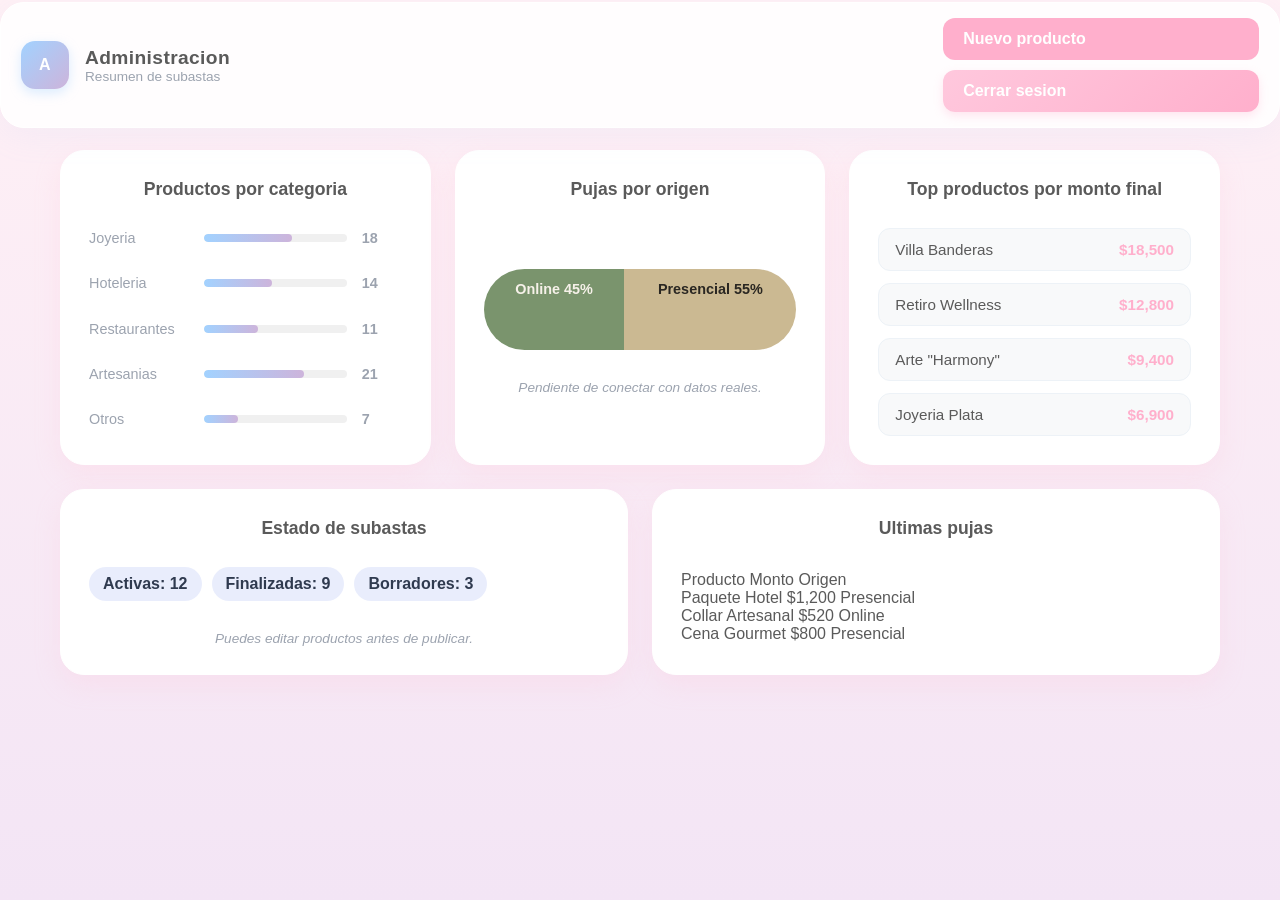
<file: admin/dashboard.html>
<!DOCTYPE html>
<html lang="es">
<head>
    <meta charset="utf-8" />
    <meta content="width=device-width, initial-scale=1.0" name="viewport" />
    <title>Administracion - Dashboard</title>
    <link rel="preconnect" href="https://fonts.googleapis.com" />
    <link rel="preconnect" href="https://fonts.gstatic.com" crossorigin />
    <link href="https://fonts.googleapis.com/css2?family=Fraunces:wght@400;600;700&family=Space+Grotesk:wght@400;500;600;700&display=swap" rel="stylesheet" />
    <link href="../css/style.css" rel="stylesheet" />
    <link href="../css/dashboard.css" rel="stylesheet" />
</head>
<body class="auth-page">
    <header class="dash-header">
        <div class="dash-title">
            <div class="brand-mark">A</div>
            <div>
                <div class="brand-name">Administracion</div>
                <div class="brand-tag">Resumen de subastas</div>
            </div>
        </div>
        <div class="dash-actions">
            <a class="btn ghost" href="../php/panel.php">Nuevo producto</a>
            <a class="btn" href="../php/logout.php">Cerrar sesion</a>
        </div>
    </header>

    <main class="dashboard">
        <section class="dash-grid">
            <article class="card">
                <div class="card-title">Productos por categoria</div>
                <div class="chart">
                    <div class="bar-row">
                        <span>Joyeria</span>
                        <div class="bar-track"><div class="bar" style="width: 62%"></div></div>
                        <strong>18</strong>
                    </div>
                    <div class="bar-row">
                        <span>Hoteleria</span>
                        <div class="bar-track"><div class="bar" style="width: 48%"></div></div>
                        <strong>14</strong>
                    </div>
                    <div class="bar-row">
                        <span>Restaurantes</span>
                        <div class="bar-track"><div class="bar" style="width: 38%"></div></div>
                        <strong>11</strong>
                    </div>
                    <div class="bar-row">
                        <span>Artesanias</span>
                        <div class="bar-track"><div class="bar" style="width: 70%"></div></div>
                        <strong>21</strong>
                    </div>
                    <div class="bar-row">
                        <span>Otros</span>
                        <div class="bar-track"><div class="bar" style="width: 24%"></div></div>
                        <strong>7</strong>
                    </div>
                </div>
            </article>

            <article class="card">
                <div class="card-title">Pujas por origen</div>
                <div class="split-bar">
                    <div class="split online">Online 45%</div>
                    <div class="split onsite">Presencial 55%</div>
                </div>
                <div class="note">Pendiente de conectar con datos reales.</div>
            </article>

            <article class="card">
                <div class="card-title">Top productos por monto final</div>
                <ol class="ranked">
                    <li><span>Villa Banderas</span><strong>$18,500</strong></li>
                    <li><span>Retiro Wellness</span><strong>$12,800</strong></li>
                    <li><span>Arte "Harmony"</span><strong>$9,400</strong></li>
                    <li><span>Joyeria Plata</span><strong>$6,900</strong></li>
                </ol>
            </article>
        </section>

        <section class="dash-grid">
            <article class="card">
                <div class="card-title">Estado de subastas</div>
                <div class="pill-row">
                    <span class="pill">Activas: 12</span>
                    <span class="pill">Finalizadas: 9</span>
                    <span class="pill">Borradores: 3</span>
                </div>
                <div class="note">Puedes editar productos antes de publicar.</div>
            </article>

            <article class="card">
                <div class="card-title">Ultimas pujas</div>
                <div class="table">
                    <div class="row head">
                        <span>Producto</span>
                        <span>Monto</span>
                        <span>Origen</span>
                    </div>
                    <div class="row">
                        <span>Paquete Hotel</span>
                        <span>$1,200</span>
                        <span>Presencial</span>
                    </div>
                    <div class="row">
                        <span>Collar Artesanal</span>
                        <span>$520</span>
                        <span>Online</span>
                    </div>
                    <div class="row">
                        <span>Cena Gourmet</span>
                        <span>$800</span>
                        <span>Presencial</span>
                    </div>
                </div>
            </article>
        </section>
    </main>
</body>
</html>
</file>
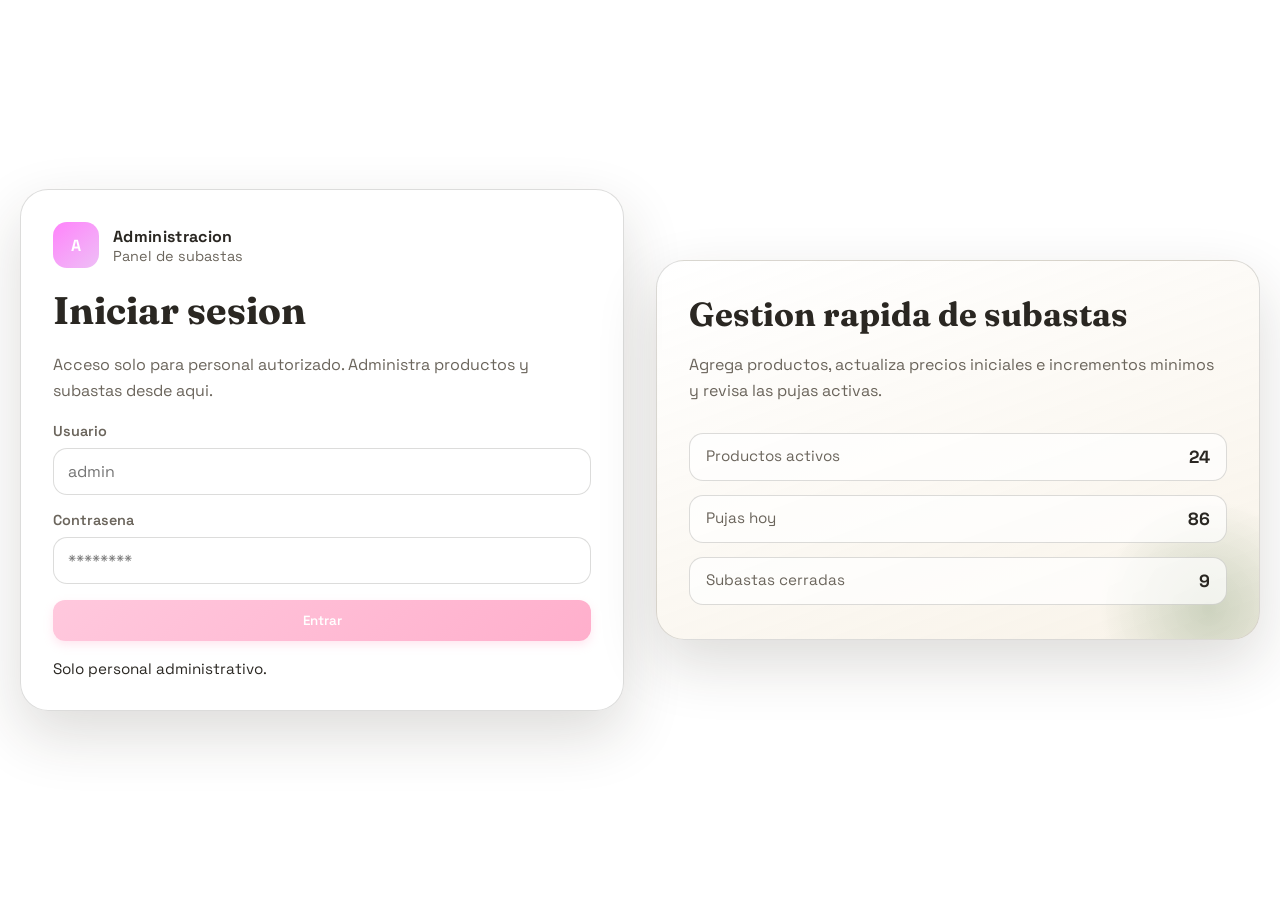
<file: admin/login.html>
<!DOCTYPE html>
<html lang="es">
<head>
    <meta charset="utf-8" />
    <meta content="width=device-width, initial-scale=1.0" name="viewport" />
    <title>Administracion - Iniciar sesion</title>
    <link rel="preconnect" href="https://fonts.googleapis.com" />
    <link rel="preconnect" href="https://fonts.gstatic.com" crossorigin />
    <link href="https://fonts.googleapis.com/css2?family=Fraunces:wght@400;600;700&family=Space+Grotesk:wght@400;500;600;700&display=swap" rel="stylesheet" />
    <link href="../css/style.css" rel="stylesheet" />
</head>
<body class="auth-page">
    <main class="auth">
        <section class="auth-card">
            <div class="auth-brand">
                <div class="brand-mark">A</div>
                <div>
                    <div class="brand-name">Administracion</div>
                    <div class="brand-tag">Panel de subastas</div>
                </div>
            </div>
            <h1>Iniciar sesion</h1>
            <p class="lead">Acceso solo para personal autorizado. Administra productos y subastas desde aqui.</p>
            <form class="auth-form" action="../php/login.php" method="post">
                <label class="field">
                    <span>Usuario</span>
                    <input name="usuario" type="text" required autocomplete="username" placeholder="admin" />
                </label>
                <label class="field">
                    <span>Contrasena</span>
                    <input name="contrasena" type="password" required autocomplete="current-password" placeholder="********" />
                </label>
                <button class="btn" type="submit">Entrar</button>
            </form>
            <div class="switch">Solo personal administrativo.</div>
        </section>
        <aside class="auth-panel">
            <div class="panel-content">
                <h2>Gestion rapida de subastas</h2>
                <p>Agrega productos, actualiza precios iniciales e incrementos minimos y revisa las pujas activas.</p>
                <div class="panel-stats">
                    <div>
                        <span>Productos activos</span>
                        <strong>24</strong>
                    </div>
                    <div>
                        <span>Pujas hoy</span>
                        <strong>86</strong>
                    </div>
                    <div>
                        <span>Subastas cerradas</span>
                        <strong>9</strong>
                    </div>
                </div>
            </div>
        </aside>
    </main>
</body>
</html>
</file>
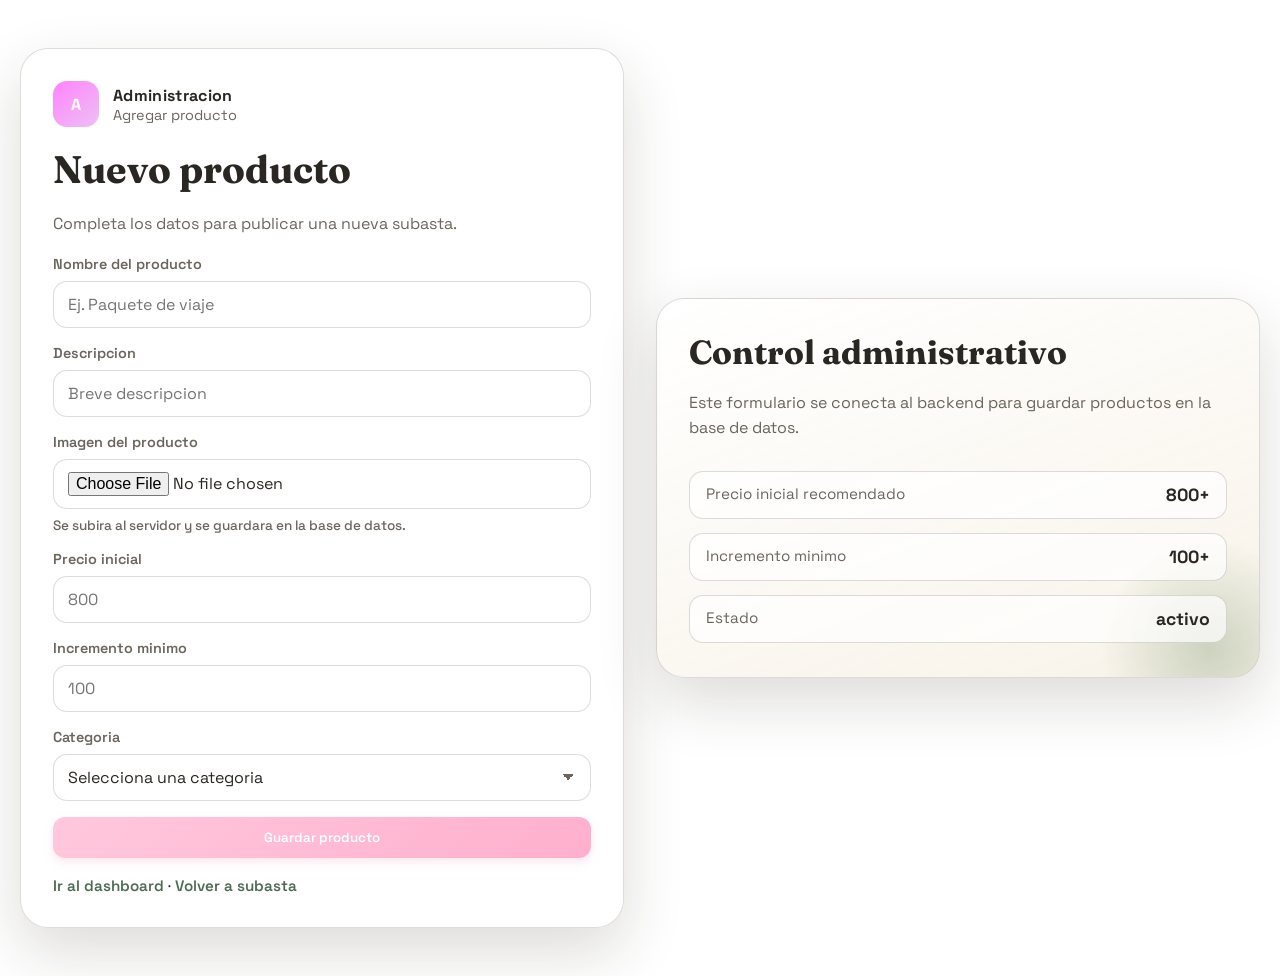
<file: admin/panel.html>
<!DOCTYPE html>
<html lang="es">
<head>
    <meta charset="utf-8" />
    <meta content="width=device-width, initial-scale=1.0" name="viewport" />
    <title>Administracion - Agregar producto</title>
    <link rel="preconnect" href="https://fonts.googleapis.com" />
    <link rel="preconnect" href="https://fonts.gstatic.com" crossorigin />
    <link href="https://fonts.googleapis.com/css2?family=Fraunces:wght@400;600;700&family=Space+Grotesk:wght@400;500;600;700&display=swap" rel="stylesheet" />
    <link href="../css/style.css" rel="stylesheet" />
</head>
<body class="auth-page">
    <main class="auth">
        <section class="auth-card">
            <div class="auth-brand">
                <div class="brand-mark">A</div>
                <div>
                    <div class="brand-name">Administracion</div>
                    <div class="brand-tag">Agregar producto</div>
                </div>
            </div>
            <h1>Nuevo producto</h1>
            <p class="lead">Completa los datos para publicar una nueva subasta.</p>
            <form class="auth-form" action="../php/guardar_producto.php" method="post" enctype="multipart/form-data">
                <label class="field">
                    <span>Nombre del producto</span>
                    <input name="nombre" type="text" required placeholder="Ej. Paquete de viaje" />
                </label>
                <label class="field">
                    <span>Descripcion</span>
                    <input name="descripcion" type="text" required placeholder="Breve descripcion" />
                </label>
                <label class="field">
                    <span>Imagen del producto</span>
                    <input name="imagen" type="file" accept="image/*" required />
                    <small class="field-hint">Se subira al servidor y se guardara en la base de datos.</small>
                </label>
                <label class="field">
                    <span>Precio inicial</span>
                    <input name="precio_inicial" type="number" min="0" step="0.01" required placeholder="800" />
                </label>
                <label class="field">
                    <span>Incremento minimo</span>
                    <input name="incremento_minimo" type="number" min="1" step="1" required placeholder="100" />
                </label>
                <label class="field">
                    <span>Categoria</span>
                    <select name="categoria" required>
                        <option value="" disabled selected>Selecciona una categoria</option>
                        <option value="joyeria">Joyeria</option>
                        <option value="hoteleria">Hoteleria</option>
                        <option value="restaurantes">Restaurantes</option>
                        <option value="artesanias">Artesanias</option>
                        <option value="otros">Otros</option>
                    </select>
                </label>
                <button class="btn" type="submit">Guardar producto</button>
            </form>
            <div class="switch">
                <a class="link" href="../php/dashboard.php">Ir al dashboard</a>
                <span>·</span>
                <a class="link" href="../html/subasta.html">Volver a subasta</a>
            </div>
        </section>
        <aside class="auth-panel">
            <div class="panel-content">
                <h2>Control administrativo</h2>
                <p>Este formulario se conecta al backend para guardar productos en la base de datos.</p>
                <div class="panel-stats">
                    <div>
                        <span>Precio inicial recomendado</span>
                        <strong>800+</strong>
                    </div>
                    <div>
                        <span>Incremento minimo</span>
                        <strong>100+</strong>
                    </div>
                    <div>
                        <span>Estado</span>
                        <strong>activo</strong>
                    </div>
                </div>
            </div>
        </aside>
    </main>
</body>
</html>
</file>
<file: css/style.css>
:root {
    --bg: #f4efe5;
    --bg-soft: #fdf7ef;
    --ink: #2a2722;
    --muted: #6b655c;
    --accent: #7a946d;
    --accent-2: #cbb992;
    --line: rgba(42, 39, 34, 0.16);
    --shadow: 0 24px 60px rgba(41, 35, 26, 0.16);
        --pastel-pink: #ffc8dd;
    --pastel-pink-dark: #ffafcc;
    --pastel-blue: #a2d2ff;
    --pastel-blue-dark: #8ecae6;
    --pastel-purple: #cdb4db;
    
}

* {
    box-sizing: border-box;
    margin: 0;
    padding: 0;
}

body {
    font-family: "Space Grotesk", system-ui, -apple-system, "Segoe UI", sans-serif;
    background: #ffffff;
    color: var(--ink);
    min-height: 100vh;
}

.auth-page {
    display: block;
}

img {
    max-width: 100%;
    display: block;
}

button,
input,
select,
textarea {
    font-family: inherit;
}

a {
    color: inherit;
    text-decoration: none;
}

.toast-pink {
    background: #ff5c8a;
    color: #fff;
    border: none;
}

.toast-pink .toast-header {
    background: #ff5c8a;
    color: #fff;
    border-bottom: 1px solid rgba(255, 255, 255, 0.25);
}

.toast-pink .toast-body {
    color: #fff;
}

.toast-pink .btn-close {
    filter: invert(1);
}

.auth {
    min-height: 100vh;
    display: grid;
    grid-template-columns: repeat(auto-fit, minmax(300px, 1fr));
    gap: 32px;
    padding: 48px 20px;
    align-items: center;
    max-width: 1280px;
    margin: 0 auto;
}

.login-page .auth {
    grid-template-columns: 1fr;
    max-width: 520px;
}

.admin-layout {
    grid-template-columns: minmax(280px, 0.8fr) minmax(360px, 1fr) minmax(320px, 0.9fr);
    align-items: start;
    max-width: 100%;
    width: 100%;
    padding-left: 56px;
    padding-right: 56px;
}

.products-page .admin-layout {
    grid-template-columns: minmax(420px, 1fr) minmax(360px, 0.8fr);
    align-items: start;
    gap: 32px;
}

.products-page .admin-products {
    grid-column: 1 / -1;
}

.panel-page .admin-layout {
    grid-template-columns: minmax(360px, 1fr) minmax(320px, 0.9fr);
    align-items: start;
}

.panel-page .auth-card {
    grid-column: 1 / -1;
}

.currency-bar {
    grid-column: 1 / -1;
    display: flex;
    justify-content: flex-end;
    align-items: center;
    gap: 12px;
}

.panel-actions {
    grid-column: 1 / -1;
    display: flex;
    justify-content: flex-end;
    gap: 16px;
    flex-wrap: wrap;
}

.modal-dialog {
    margin-top: 80px;
}

.panel-actions .btn.btn-compact {
    padding: 6px 14px;
    font-size: 0.85rem;
}

.currency-label {
    font-weight: 600;
    color: var(--muted);
}

.currency-bar select {
    border-radius: 999px;
    border: 1px solid var(--line);
    padding: 8px 36px 8px 14px;
    background: white;
    font-family: inherit;
    font-weight: 600;
    cursor: pointer;
}

.auth-card {    
    background: rgba(255, 255, 255, 0.78);
    border: 1px solid var(--line);
    border-radius: 28px;
    padding: 32px;
    box-shadow: var(--shadow);
    display: grid;
    gap: 18px;
    backdrop-filter: blur(12px);
}

.auth-brand {
    display: flex;
    align-items: center;
    gap: 14px;
}

.brand-mark {
    width: 46px;
    height: 46px;
    border-radius: 14px;
background: linear-gradient(140deg, #ff83fb, #eebff6);
    display: grid;
    place-items: center;
    color: white;
    font-weight: 800;
    letter-spacing: 0.02em;
}

.brand-name {
    font-weight: 700;
    letter-spacing: 0.02em;
}

.brand-tag {
    color: var(--muted);
    font-size: 0.9rem;
}

h1 {
    font-family: "Fraunces", serif;
    font-size: clamp(2rem, 3vw, 2.8rem);
}

.lead {
    color: var(--muted);
    line-height: 1.6;
}

.auth-form {
    display: grid;
    gap: 16px;
}

.field {
    display: grid;
    gap: 8px;
    font-weight: 600;
}

.field span {
    font-size: 0.9rem;
    color: var(--muted);
}

.field input {
    border-radius: 14px;
    border: 1px solid var(--line);
    padding: 12px 14px;
    background: white;
    font-family: inherit;
    font-size: 1rem;
    color: var(--ink);
    width: 100%;
}

.field select,
.field input[type="file"] {
 border-radius: 14px;
    border: 1px solid var(--line);
    padding: 12px 14px;
    background: #ffffff;
    font-family: inherit;
    font-size: 1rem;
    color: var(--ink);
    width: 100%;
}

.field select {
    appearance: none;
    background-image: linear-gradient(45deg, transparent 50%, var(--muted) 50%),
        linear-gradient(135deg, var(--muted) 50%, transparent 50%);
    background-position: calc(100% - 22px) 50%, calc(100% - 16px) 50%;
    background-size: 6px 6px, 6px 6px;
    background-repeat: no-repeat;
    cursor: pointer;
}

.field select:disabled {
    cursor: not-allowed;
    opacity: 0.7;
}

.field input:focus {
    outline: 2px solid rgba(122, 148, 109, 0.35);
    border-color: rgba(122, 148, 109, 0.6);
}

.field select:focus,
.field input[type="file"]:focus {
    outline: 2px solid rgba(122, 148, 109, 0.35);
    border-color: rgba(122, 148, 109, 0.6);
}

.field-hint {
    font-size: 0.85rem;
    color: var(--muted);
    font-weight: 500;
}

.form-row {
    display: flex;
    justify-content: space-between;
    align-items: center;
    gap: 12px;
    font-size: 0.9rem;
}

.checkbox {
    display: flex;
    align-items: center;
    gap: 8px;
    color: var(--muted);
}

.checkbox input {
    accent-color: var(--accent);
}

.btn {
    border-radius: 12px;
    padding: 12px 20px;
    border: none;
    background: linear-gradient(135deg, var(--pastel-pink), var(--pastel-pink-dark));
    color: #ffffff;
    font-weight: 600;
    cursor: pointer;
    transition: all 0.3s ease;
    width: 100%;
    box-shadow: 0 4px 10px rgba(255, 175, 204, 0.3);
}

.btn-preview-mobile {
    display: none;
    margin-top: 10px;
    background: var(--pastel-blue);
}

.btn-preview-mobile:hover {
    background: var(--pastel-blue-dark);
    box-shadow: 0 8px 16px rgba(162, 210, 255, 0.4);
}

.btn.btn-compact {
    padding: 8px 16px;
    font-size: 0.9rem;
    width: auto;
}

.btn:hover {
    background: linear-gradient(135deg, var(--pastel-blue), var(--pastel-blue-dark));
    transform: translateY(-2px);
    box-shadow: 0 8px 16px rgba(162, 210, 255, 0.4);
    color: #ffffff;
}

.link {
    color: #4d6a52;
    font-weight: 600;
}

.switch {
   
    font-size: 0.95rem;
    background: rgb(255, 255, 255);

}

.admin-switch {
    grid-column: 2 / 4;
    margin-top: 4px;
}

.admin-products .table-wrap {
    max-height: 68vh;
    overflow-y: auto;
}

.auth-panel {
    background: linear-gradient(160deg, rgba(255, 255, 255, 0.78), rgba(248, 242, 231, 0.92));
    border: 1px solid var(--line);
    border-radius: 28px;
    padding: 32px;
    min-height: 380px;
    position: relative;
    overflow: hidden;
    box-shadow: var(--shadow);
}

.auth-panel::after {
    content: "";
    position: absolute;
    width: 220px;
    height: 220px;
    right: -60px;
    bottom: -80px;
    background: radial-gradient(circle, rgba(122, 148, 109, 0.35), transparent 70%);
}

.panel-content {
    display: grid;
    gap: 18px;
    position: relative;
    z-index: 1;
}

.auth-panel h2 {
    font-family: "Fraunces", serif;
    font-size: clamp(1.8rem, 2.6vw, 2.4rem);
}

.auth-panel p {
    color: var(--muted);
    line-height: 1.6;
}

.admin-list {
    margin-top: 24px;
    display: grid;
    gap: 12px;
}

.section-title {
    font-family: "Fraunces", serif;
    font-size: 1.4rem;
}

.section-header {
    display: flex;
    flex-wrap: wrap;
    align-items: center;
    justify-content: space-between;
    gap: 12px;
    margin-bottom: 12px;
}

.table-wrap {
    overflow-x: auto;
}

.admin-table {
    width: 100%;
    border-collapse: separate;
    border-spacing: 0 10px;
    font-size: 0.95rem;
    table-layout: fixed;
}

.admin-table th,
.admin-table td {
    text-align: left;
    padding: 12px 14px;
    border-bottom: none;
    vertical-align: middle;
}

.admin-table td {
    white-space: normal;
    line-height: 1.4;
}

.admin-table thead th {
    color: #000000;
    font-weight: 700;
    font-size: 0.85rem;
    letter-spacing: 0.02em;
    text-transform: uppercase;
    position: sticky;
    top: 0;
    background: #ffffff;
    z-index: 1;
}

.admin-table tbody tr {
    box-shadow: 0 8px 18px rgba(28, 28, 28, 0.08);
}

.admin-table tbody td {
    background: #ffffff;
    border-top: 1px solid var(--line);
    border-bottom: 1px solid var(--line);
}

.admin-table tbody td:first-child {
    border-left: 1px solid var(--line);
    border-top-left-radius: 16px;
    border-bottom-left-radius: 16px;
}

.admin-table tbody td:last-child {
    border-right: 1px solid var(--line);
    border-top-right-radius: 16px;
    border-bottom-right-radius: 16px;
}

@media (min-width: 901px) {
    .admin-table {
        min-width: 980px;
    }
}

.admin-table tbody tr:hover td {
    background: #fdf8f2;
}

.thumb {
    width: 52px;
    height: 52px;
    border-radius: 12px;
    object-fit: cover;
    border: 1px solid var(--line);
}

.status-tag {
    display: inline-flex;
    align-items: center;
    padding: 6px 10px;
    border-radius: 999px;
    background: rgba(122, 148, 109, 0.15);
    font-weight: 600;
    font-size: 0.85rem;
}

.btn.btn-small {
    width: auto;
    padding: 8px 14px;
    font-size: 0.85rem;
}

.btn.btn-outline {
    background: transparent;
    color: var(--ink);
    border-color: var(--line);
}

.action-row {
    display: flex;
    flex-wrap: wrap;
    gap: 8px;
}

.winner {
    display: grid;
    gap: 4px;
    font-size: 0.85rem;
}

.winner-name {
    font-weight: 700;
}

.winner-meta {
    color: var(--muted);
    font-size: 0.8rem;
}

.winner-amount {
    color: var(--ink);
    font-weight: 700;
}

.currency-stack {
    display: grid;
    gap: 4px;
    font-size: 0.85rem;
    color: var(--muted);
}

.currency-line {
    white-space: nowrap;
}

.history-changes {
    display: grid;
    gap: 6px;
    font-size: 0.85rem;
    color: var(--muted);
}

.history-changes strong {
    color: var(--ink);
    font-weight: 600;
    margin-right: 6px;
}

.history-filters {
    display: grid;
    grid-template-columns: repeat(auto-fit, minmax(200px, 1fr));
    gap: 14px;
    margin: 10px 0 18px;
    align-items: end;
}

.history-actions {
    display: flex;
    gap: 10px;
    flex-wrap: wrap;
}

.panel-stats {
    display: grid;
    gap: 14px;
    margin-top: 12px;
}

.panel-stats div {
    display: flex;
    justify-content: space-between;
    padding: 12px 16px;
    border-radius: 14px;
    background: rgba(255, 255, 255, 0.7);
    border: 1px solid var(--line);
    color: var(--muted);
    font-size: 0.95rem;
    gap: 12px;
}

.panel-stats strong {
    color: var(--ink);
    font-size: 1.1rem;
}

@media (max-width: 720px) {
    .auth {
        padding: 32px 16px 48px;
    }

    .auth-card,
    .auth-panel {
        padding: 24px;
    }

    .form-row {
        flex-direction: column;
        align-items: flex-start;
    }

    .auth-panel {
        order: -1;
    }

    .admin-layout {
        grid-template-columns: 1fr;
        padding-left: 16px;
        padding-right: 16px;
    }

    .admin-switch {
        grid-column: auto;
    }
}

@media (max-width: 1024px) {
    .admin-layout {
        grid-template-columns: repeat(2, minmax(280px, 1fr));
        padding-left: 32px;
        padding-right: 32px;
    }

    .products-page .admin-layout {
        background: rgb(255, 255, 255);
    }

    .panel-page .admin-layout {
        grid-template-columns: 1fr;
    }
}

@media (max-width: 900px) {
    .admin-layout {
        grid-template-columns: 1fr;
    }

    .product-preview-wrapper {
        display: none;
    }
    .btn-preview-mobile {
        display: block;
    }
    .admin-table {
        min-width: auto;
        table-layout: auto;
    }
    .admin-table th,
    .admin-table td {
        font-size: 0.85rem;
        white-space: normal;
        padding: 10px 8px;
    }

    .thumb {
        width: 44px;
        height: 44px;
    }
}

@media (max-width: 768px) {
    .admin-table {
        font-size: 0.75rem;
    }
    .admin-table th,
    .admin-table td {
        font-size: 0.75rem;
        padding: 8px 6px;
    }

    .admin-table tbody tr {
        box-shadow: 0 4px 10px rgba(28, 28, 28, 0.05);
    }

    .admin-table tbody td:first-child {
        border-top-left-radius: 12px;
        border-bottom-left-radius: 12px;
    }

    .admin-table tbody td:last-child {
        border-top-right-radius: 12px;
        border-bottom-right-radius: 12px;
    }

    .thumb {
        width: 36px;
        height: 36px;
    }

    .btn-small {
        padding: 6px 10px;
        font-size: 0.75rem;
    }

    .action-row {
        gap: 4px;
    }
}

@media (max-width: 600px) {
    .currency-bar {
        flex-direction: column;
        align-items: flex-start;
        gap: 8px;
    }

    .auth-card,
    .auth-panel {
        padding: 20px;
    }

    .admin-table {
        font-size: 0.65rem;
        min-width: auto;
        table-layout: auto;
        border-spacing: 0 6px;
    }
    .admin-table th,
    .admin-table td {
        font-size: 0.65rem;
        padding: 6px 4px;
        word-break: break-word;
    }

    .admin-table thead th {
        font-size: 0.60rem;
    }

    .admin-table tbody tr {
        box-shadow: 0 2px 6px rgba(28, 28, 28, 0.04);
    }

    .admin-table tbody td:first-child {
        border-top-left-radius: 8px;
        border-bottom-left-radius: 8px;
    }

    .admin-table tbody td:last-child {
        border-top-right-radius: 8px;
        border-bottom-right-radius: 8px;
    }

    .thumb {
        width: 32px;
        height: 32px;
    }

    .history-changes {
        font-size: 0.55rem;
    }

    .btn-compact {
        font-size: 0.70rem;
        padding: 6px 8px;
    }

    .btn-small {
        padding: 5px 8px;
        font-size: 0.65rem;
    }

    .action-row {
        gap: 3px;
    }
}

@media (max-width: 480px) {
    .admin-table {
        font-size: 0.60rem;
        border-spacing: 0 4px;
    }
    .admin-table th,
    .admin-table td {
        font-size: 0.60rem;
        padding: 4px 3px;
    }

    .admin-table thead th {
        font-size: 0.55rem;
    }

    .admin-table tbody tr {
        box-shadow: 0 1px 3px rgba(28, 28, 28, 0.03);
    }

    .admin-table tbody td:first-child {
        border-top-left-radius: 6px;
        border-bottom-left-radius: 6px;
    }

    .admin-table tbody td:last-child {
        border-top-right-radius: 6px;
        border-bottom-right-radius: 6px;
    }

    .thumb {
        width: 28px;
        height: 28px;
    }

    .btn-compact {
        font-size: 0.65rem;
        padding: 5px 6px;
    }

    .btn-small {
        padding: 4px 6px;
        font-size: 0.60rem;
    }

    .action-row {
        gap: 2px;
    }

    .auth-card,
    .auth-panel {
        padding: 16px;
    }
}

/* Preview Styles mimicking producto.php */
.product-preview-wrapper {
    position: sticky;
    top: 20px;
    display: grid;
    gap: 16px;
}

.preview-title {
    font-family: "Fraunces", serif;
    font-size: 1.4rem;
    color: var(--ink);
}

.preview-card {
    background: #ffffff;
    border-radius: 24px;
    box-shadow: 0 10px 25px rgba(0, 0, 0, 0.05);
    border: 1px solid rgba(0, 0, 0, 0.05);
    overflow: hidden;
}

.preview-image-box {
    width: 100%;
    height: 280px;
    background-color: #f1f5f9;
    position: relative;
    overflow: hidden;
}

.preview-image-box img {
    width: 100%;
    height: 100%;
    object-fit: cover;
}

.preview-info {
    padding: 24px;
    display: grid;
    gap: 16px;
}

.preview-product-title {
    font-size: 1.5rem;
    font-weight: 700;
    color: #0f172a;
    line-height: 1.2;
    margin: 0;
}

.preview-product-desc {
    color: #64748b;
    font-size: 0.95rem;
    line-height: 1.6;
    display: -webkit-box;
    -webkit-line-clamp: 4;
    -webkit-box-orient: vertical;
    overflow: hidden;
}

.preview-prices {
    display: flex;
    flex-wrap: wrap;
    gap: 24px;
    margin-top: 8px;
    padding-top: 16px;
    border-top: 1px solid #f1f5f9;
}

.preview-price-block {
    display: flex;
    flex-direction: column;
    text-align: center;
    flex-grow: 1;
}

.preview-price-label {
    font-size: 0.85rem;
    text-transform: uppercase;
    color: #94a3b8;
    font-weight: 700;
    letter-spacing: 0.05em;
    margin-bottom: 4px;
}

.preview-price-value {
    font-size: 1.5rem;
    font-weight: 600;
    color: #334155;
}

.preview-price-value.highlight {
    font-size: 1.5rem;
    font-weight: 700;
    color: #00B4FF;
}

.preview-category-tag {
    position: absolute;
    top: 16px;
    right: 16px;
    background: rgba(255, 255, 255, 0.9);
    backdrop-filter: blur(4px);
    padding: 6px 12px;
    border-radius: 999px;
    font-size: 0.75rem;
    font-weight: 700;
    color: #f78da7;
    box-shadow: 0 4px 12px rgba(0,0,0,0.1);
}

/* Flatpickr Custom Theme */
.flatpickr-calendar {
    background: #ffffff;
    border-radius: 16px;
    box-shadow: 0 12px 28px rgba(0, 0, 0, 0.12);
    border: 1px solid var(--line);
    width: auto;
    font-family: "Space Grotesk", sans-serif;
}

.flatpickr-months .flatpickr-month {
    background: var(--bg-soft);
    color: var(--ink);
    fill: var(--ink);
}

.flatpickr-months .flatpickr-prev-month,
.flatpickr-months .flatpickr-next-month {
    color: var(--pastel-pink-dark);
    fill: var(--pastel-pink-dark);
}

.flatpickr-months .flatpickr-prev-month:hover,
.flatpickr-months .flatpickr-next-month:hover {
    color: var(--pastel-blue);
    fill: var(--pastel-blue);
}

.flatpickr-current-month .flatpickr-monthDropdown-months,
.flatpickr-current-month input.cur-year {
    font-weight: 600;
    color: var(--ink);
}

.flatpickr-weekday {
    color: var(--muted);
    font-weight: 700;
    font-size: 0.75rem;
    text-transform: uppercase;
}

.flatpickr-day {
    color: var(--ink);
    font-weight: 500;
}

.flatpickr-day:hover,
.flatpickr-day:focus {
    background: #fff0f5; /* Light pink hover */
    border-color: #fff0f5;
}

.flatpickr-day.today {
    border-color: var(--pastel-pink);
}

.flatpickr-day.today:hover {
    background: var(--pastel-pink);
    color: white;
}

.flatpickr-day.selected,
.flatpickr-day.startRange,
.flatpickr-day.endRange {
    background: var(--pastel-pink-dark);
    border-color: var(--pastel-pink-dark);
    color: white;
    box-shadow: none;
}

.flatpickr-time {
    border-top: 1px solid var(--line);
}

.flatpickr-time .numInputWrapper:hover {
    background: #fff0f5;
}

.flatpickr-time .arrowUp:after {
    border-bottom-color: var(--pastel-pink-dark);
}

.flatpickr-time .arrowDown:after {
    border-top-color: var(--pastel-pink-dark);
}

/* Cropper Modal */
.cropper-modal-img-container {
    display: block;
    max-width: 100%;
    height: 45vh;
    margin-bottom: 1rem;
}

.cropper-modal-img-container img {
    max-width: 100%;
    max-height: 100%;
}

/* Force modal to be fixed in case of bootstrap issues */
.modal {
    display: none !important;
}

.modal.show {
    display: flex !important;
    position: fixed !important;
    top: 0;
    left: 0;
    width: 100%;
    height: 100%;
    z-index: 1055;
}

.modal-backdrop {
    display: none !important;
}

.modal.show ~ .modal-backdrop,
.modal.show .modal-backdrop {
    display: block !important;
}

.modal-preview .modal-content {
    background: transparent;
    border: none;
    box-shadow: none;
    display: block;
}

.modal-preview .btn-close {
    display: none;
}

.pagination {
    display: flex;
    justify-content: center;
    align-items: center;
    gap: 16px;
    margin-top: 20px;
    padding-top: 20px;
    border-top: 1px solid var(--line);
}

.page-info {
    font-weight: 600;
    color: var(--muted);
    font-size: 0.9rem;
}

.btn.disabled {
    opacity: 0.5;
    pointer-events: none;
    background: var(--muted);
    box-shadow: none;
    transform: none;
}

/* --- Responsive Table (Card View) --- */
@media (max-width: 900px) {
    .admin-table thead {
        display: none;
    }
    
    .admin-table, 
    .admin-table tbody, 
    .admin-table tr, 
    .admin-table td {
        display: block;
        width: 100%;
    }

    .admin-table tbody tr {
        margin-bottom: 20px;
        border: 1px solid var(--line);
        border-radius: 16px;
        background: #ffffff;
        padding: 16px;
        box-shadow: 0 4px 12px rgba(0,0,0,0.05);
    }

    .admin-table td {
        display: flex;
        justify-content: space-between;
        align-items: center;
        text-align: right;
        padding: 10px 0;
        border-bottom: 1px solid #f0f0f0;
        border-top: none !important; 
        border-left: none !important;
        border-right: none !important;
        border-radius: 0 !important;
    }

    .admin-table td:last-child {
        border-bottom: none;
    }

    .admin-table td::before {
        content: attr(data-label);
        font-weight: 700;
        color: var(--muted);
        text-transform: uppercase;
        font-size: 0.75rem;
        margin-right: 15px;
        text-align: left;
    }

    /* Ajustes específicos para Imagen y Acciones */
    .admin-table td[data-label="Imagen"] { justify-content: center; padding-bottom: 15px; }
    .admin-table td[data-label="Imagen"]::before { display: none; }
    
    .admin-table td[data-label="Acciones"] { display: block; margin-top: 10px; }
    .admin-table td[data-label="Acciones"]::before { display: none; }
    .admin-table td[data-label="Acciones"] .action-row { justify-content: center; }
}

/* --- History Table Improvements --- */
.date-cell {
    display: flex;
    flex-direction: column;
    line-height: 1.2;
}
.date-cell .date { font-weight: 600; color: var(--ink); }
.date-cell .time { font-size: 0.8rem; color: var(--muted); }

.product-cell {
    display: flex;
    flex-direction: column;
    line-height: 1.2;
}
.product-cell .product-name { font-weight: 600; }
.product-cell .product-id { font-size: 0.75rem; color: var(--muted); }

.status-badge {
    display: inline-block;
    padding: 6px 12px;
    border-radius: 8px;
    font-size: 0.75rem;
    font-weight: 700;
    text-transform: uppercase;
    letter-spacing: 0.5px;
}
.badge-default { background: #f3f4f6; color: #64748b; }
.badge-success { background: #dcfce7; color: #166534; }
.badge-info    { background: #e0f2fe; color: #0369a1; }
.badge-warning { background: #fef9c3; color: #854d0e; }
.badge-danger  { background: #fee2e2; color: #991b1b; }

.user-cell {
    display: flex;
    align-items: center;
    gap: 10px;
    font-weight: 600;
    font-size: 0.9rem;
}
.user-avatar {
    width: 32px;
    height: 32px;
    border-radius: 50%;
    background: linear-gradient(135deg, var(--pastel-blue), var(--pastel-blue-dark));
    color: white;
    display: grid;
    place-items: center;
    font-size: 0.8rem;
    font-weight: 700;
}

.changes-list {
    display: flex;
    flex-direction: column;
    gap: 8px;
}
.change-item {
    background: #f8fafc;
    border: 1px solid #e2e8f0;
    border-radius: 8px;
    padding: 8px 12px;
    font-size: 0.85rem;
}
.change-label {
    display: block;
    font-size: 0.7rem;
    text-transform: uppercase;
    font-weight: 700;
    color: #94a3b8;
    margin-bottom: 4px;
}
.change-diff {
    display: flex;
    flex-wrap: wrap;
    align-items: center;
    gap: 8px;
}
.val-old {
    text-decoration: line-through;
    color: #94a3b8;
}
.val-new {
    color: var(--ink);
    font-weight: 600;
    background: rgba(122, 148, 109, 0.1);
    padding: 2px 6px;
    border-radius: 4px;
}
.arrow { color: #cbd5e1; font-weight: bold; }
.no-changes { font-style: italic; color: #cbd5e1; font-size: 0.85rem; }

@media (max-width: 900px) {
    .admin-table td.changes-col {
        display: block;
        text-align: left;
    }
    .admin-table td.changes-col::before {
        display: block;
        margin-bottom: 8px;
    }
}
</file>
<file: css/dashboard.css>
/* Dashboard CSS */
:root {
    /* Paleta Pastel Solicitada */
    --bg: #fdfbfd; /* Fondo casi blanco con tinte rosa muy suave */
    --bg-soft: #ffffff;
    --ink: #5a5a5a; /* Texto gris suave en lugar de negro fuerte */
    --muted: #9ca3af;
    
    /* Colores Pastel */
    --pastel-pink: #ffc8dd;
    --pastel-pink-dark: #ffafcc;
    --pastel-blue: #a2d2ff;
    --pastel-blue-dark: #8ecae6;
    --pastel-purple: #cdb4db;
    
    --shadow: 0 10px 25px rgba(255, 200, 221, 0.25); /* Sombra rosada suave */
    --border-light: rgba(255, 255, 255, 0.8);
}

/*la parte del logo en el footer*/
body.auth-page {
    background: linear-gradient(180deg, #fff0f5 0%, #f3e5f5 100%);
    color: var(--ink);
    font-family: 'Outfit', sans-serif;
}

/*barra de progreso*/
.dash-header {
    max-width: 2000px;
    margin: 0 auto;
    padding: 15px 20px;
    display: flex;
    align-items: center;
    justify-content: space-between;
    gap: 20px;
    background: rgba(255, 255, 255, 0.85);
    backdrop-filter: blur(12px);
    border: 1px solid #ffffff;
    border-radius: 24px;
    box-shadow: 0 8px 32px rgba(162, 210, 255, 0.1);
    position: sticky;
    top: 2px;
    z-index: 100;
}

/*la parte del logo en el footer*/
.brand-mark {
    width: 48px;
    height: 48px;
    border-radius: 14px;
    background: linear-gradient(135deg, var(--pastel-blue), var(--pastel-purple));
    color: #ffffff;
    font-weight: 700;
    display: grid;
    place-items: center;
    box-shadow: 0 4px 12px rgba(162, 210, 255, 0.4);
}
/*la parte del logo en el footer*/
.brand-name {
    font-size: 1.2rem;
    font-weight: 700;
    color: var(--ink);
}
/*la parte del logo en el footer*/
.brand-tag {
    color: var(--muted);
    font-size: 0.85rem;
}
/*la parte del logo en el footer*/
.dash-title {
    display: flex;
    align-items: center;
    gap: 16px;
}

.dash-actions {
    display: flex;
    gap: 10px;
    flex-wrap: wrap;
}

.dash-actions .btn.btn-compact {
    min-width: auto;
    padding: 8px 18px;
    font-size: 0.9rem;
    justify-content: center;
}

/* Botones específicos del Dashboard */
.btn {
    background: linear-gradient(135deg, var(--pastel-pink), var(--pastel-pink-dark));
    color: #ffffff;
    border: none;
    border-radius: 12px;
    font-weight: 600;
    transition: all 0.3s ease;
    box-shadow: 0 4px 10px rgba(255, 175, 204, 0.3);
}

.btn:hover {
    background: linear-gradient(135deg, var(--pastel-blue), var(--pastel-blue-dark));
    transform: translateY(-2px);
    box-shadow: 0 8px 16px rgba(162, 210, 255, 0.4);
    color: white;
}

.btn.btn-logout:hover {
    background: linear-gradient(135deg, #ff9a9e, #ff5252);
    box-shadow: 0 8px 16px rgba(255, 82, 82, 0.4);
}

.btn.ghost {
    background:var(--pastel-pink-dark);
    color: white;
    box-shadow: none;
    cursor: pointer;
}

.btn.ghost:hover {
    background: linear-gradient(135deg, var(--pastel-blue), var(--pastel-blue-dark));
    color: #ffffff;
    box-shadow: 0 8px 16px rgba(162, 210, 255, 0.4);
    border-color: var(--pastel-blue-dark);
}

.dashboard {
    max-width: 1200px;
    margin: 24px auto 48px;
    padding: 0 20px;
    display: grid;
    gap: 24px;
}

.dash-grid {
    display: grid;
    gap: 24px;
    grid-template-columns: repeat(auto-fit, minmax(300px, 1fr));
}

.card {
    background: #ffffff;
    border: 1px solid #ffffff;
    border-radius: 24px;
    padding: 28px;
    box-shadow: var(--shadow);
    display: grid;
    gap: 20px;
    transition: transform 0.3s ease;
}

.card:hover {
    transform: translateY(-3px);
}

.card-status {
    align-self: start;
    padding: 32px;
    gap: 30px;
}

.card-status .card-title {
    margin-bottom: 0;
    text-align: center; 
}

.card-categories {
    padding: 30px;
    min-height: auto;
}

.donut-wrap {
    display: grid;
    place-items: center;
    padding: 10px 0;
}

.donut {
    width: 150px;
    height: 150px;
    border-radius: 50%;
    position: relative;
    background: conic-gradient(var(--pastel-pink) 0%, var(--pastel-purple) 100%);
    box-shadow: 0 10px 20px rgba(205, 180, 219, 0.2);
}

.donut-center {
    position: absolute;
    inset: 20px;
    border-radius: 50%;
    background: #ffffff;
    display: flex;
    flex-direction: column;
    align-items: center;
    justify-content: center;
    gap: 2px;
    text-align: center;
    box-shadow: 0 5px 15px rgba(0,0,0,0.05);
}

.donut-label {
    font-size: 0.8rem;
    color: var(--muted);
    text-transform: uppercase;
    letter-spacing: 0.5px;
}

.donut-center strong {
    font-size: 1.5rem;
    color: var(--ink);
}

.btn-block {
    width: 100%;
    margin-top: 10px;
}

.card-title {
    font-weight: 700;
    font-size: 1.1rem;
    color: var(--ink);
    text-align: center;
    margin-bottom: 8px;
}

.chart {
    display: contents;
    gap: 5px;
}

.bar-row {
    display: grid;
    grid-template-columns: 100px 1fr 40px;
    align-items: center;
    gap: 15px;
    font-size: 0.9rem;
    color: var(--muted);
    margin-bottom: 8px;
}

.bar-track {
    background: #f0f0f0;
    border-radius: 10px;
    height: 8px;
    overflow: hidden;
}

.bar {
    height: 100%;
    background: linear-gradient(90deg, var(--pastel-blue), var(--pastel-purple));
    border-radius: 10px;
}

.split-bar {
    display: grid;
    grid-template-columns: 45% 55%;
    border-radius: 999px;
    overflow: hidden;
    font-weight: 600;
    font-size: 0.9rem;
}

.split {
    padding: 12px 16px;
    color: #f6f1e9;
    text-align: center;
}

.split.online {
    background: #7a946d;
}

.split.onsite {
    background: #cbb992;
    color: #2a2722;
}

.ranked {
    list-style: none;
    display: grid;
    gap: 12px;
    padding-left: 0;
    margin: 0;
}

.ranked li {
    display: flex;
    justify-content: space-between;
    align-items: center;
    padding: 12px 16px;
    border-radius: 12px;
    background: #f8f9fa;
    border: 1px solid #edf2f7;
    font-size: 0.95rem;
    transition: background 0.2s;
}

/* Efecto hover suave en la lista */
.ranked li:hover {
    background: #fff0f5;
}

.ranked li strong {
    color: var(--pastel-pink-dark);
}

.filter-form {
    display: grid;
    gap: 16px;
}

.filter-grid {
    display: grid;
    grid-template-columns: repeat(auto-fit, minmax(220px, 1fr));
    gap: 16px;
}

.filter-actions {
    display: flex;
    gap: 12px;
    flex-wrap: wrap;
}

.stats-grid {
    display: grid;
    grid-template-columns: repeat(auto-fit, minmax(240px, 1fr));
    gap: 16px;
}

.stat-title {
    font-weight: 600;
    margin-bottom: 10px;
}

.stat-empty {
    color: #7a7a7a;
}

.stat-list {
    list-style: none;
    margin: 0;
    padding: 0;
    display: grid;
    gap: 8px;
}

.stat-list li {
    display: flex;
    align-items: center;
    justify-content: space-between;
    padding: 10px 12px;
    border-radius: 12px;
    background: #ffffff;
    border: 1px solid rgba(8, 9, 9, 0.1);
}

.pill-row {
    display: flex;
    gap: 10px;
    flex-wrap: wrap;
}

.pill {
    padding: 8px 14px;
    border-radius: 999px;
    background: rgba(108, 136, 234, 0.15);
    font-weight: 600;
    color: #2f3a4f;
}

.recent-bids-wrap {
    overflow-x: auto;
}

.recent-bids-table {
    width: 100%;
    min-width: 640px;
    border-collapse: separate;
    border-spacing: 0 8px;
    table-layout: fixed;
}

.recent-bids-table th,
.recent-bids-table td {
    padding: 12px 14px;
    text-align: left;
    overflow: hidden;
    text-overflow: ellipsis;
    white-space: nowrap;
}

.recent-bids-table th {
    background: transparent;
    border: none;
    font-weight: 700;
    color: var(--muted);
    font-size: 0.85rem;
    text-transform: uppercase;
    letter-spacing: 0.5px;
}

.recent-bids-table tbody td {
    background: #ffffff;
    border-top: 1px solid #f0f0f0;
    border-bottom: 1px solid #f0f0f0;
}

.recent-bids-table tbody td:first-child {
    border-left: 1px solid #f0f0f0;
    border-top-left-radius: 12px;
    border-bottom-left-radius: 12px;
}

.recent-bids-table tbody td:last-child {
    border-right: 1px solid #f0f0f0;
    border-top-right-radius: 12px;
    border-bottom-right-radius: 12px;
}

.recent-bids-table tbody tr:hover td {
    background: #fff0f5;
}

.recent-bids-table .is-amount {
    text-align: right;
    font-weight: 700;
}

.note {
    font-size: 0.85rem;
    color: var(--muted);
    text-align: center;
    margin-top: 10px;
    font-style: italic;
}

.status-grid {
    display: flex;
    gap: 15px;
    flex-wrap: wrap;
    justify-content: center;
}

.status-card {
    width: 110px;
    height: 110px;
    border-radius: 18px;
    display: flex;
    flex-direction: column;
    align-items: center;
    justify-content: center;
    gap: 5px;
    box-shadow: 0 8px 16px rgba(0,0,0,0.05);
    transition: transform 0.2s;
}

.status-card:hover {
    transform: scale(1.05);
}

.status-value {
    font-size: 1.5rem;
    font-weight: 800;
}

.status-label {
    font-size: 0.8rem;
    font-weight: 600;
}

.status-active {
    background: white;
    border: 2px solid var(--pastel-blue);
    color: var(--pastel-blue-dark);
}

.status-active .status-label { color: var(--pastel-blue-dark); }

.status-closed {
    background: white;
    border: 2px solid var(--pastel-pink);
    color: var(--pastel-pink-dark);
}

.status-next {
    background: white;
    border: 2px solid var(--pastel-purple);
    color: #9d4edd;
}

@media (max-width: 720px) {
    .dash-header {
        flex-direction: column;
        align-items: stretch;
        gap: 20px;
    }
    
    .dash-title {
        justify-content: center;
    }
    
    .dash-actions {
        justify-content: center;
    }
    
    .dash-grid {
        grid-template-columns: 1fr;
    }

    .dashboard {
        padding: 0 15px;
    }

    .recent-bids-table {
        min-width: 560px;
    }
}
</file>
